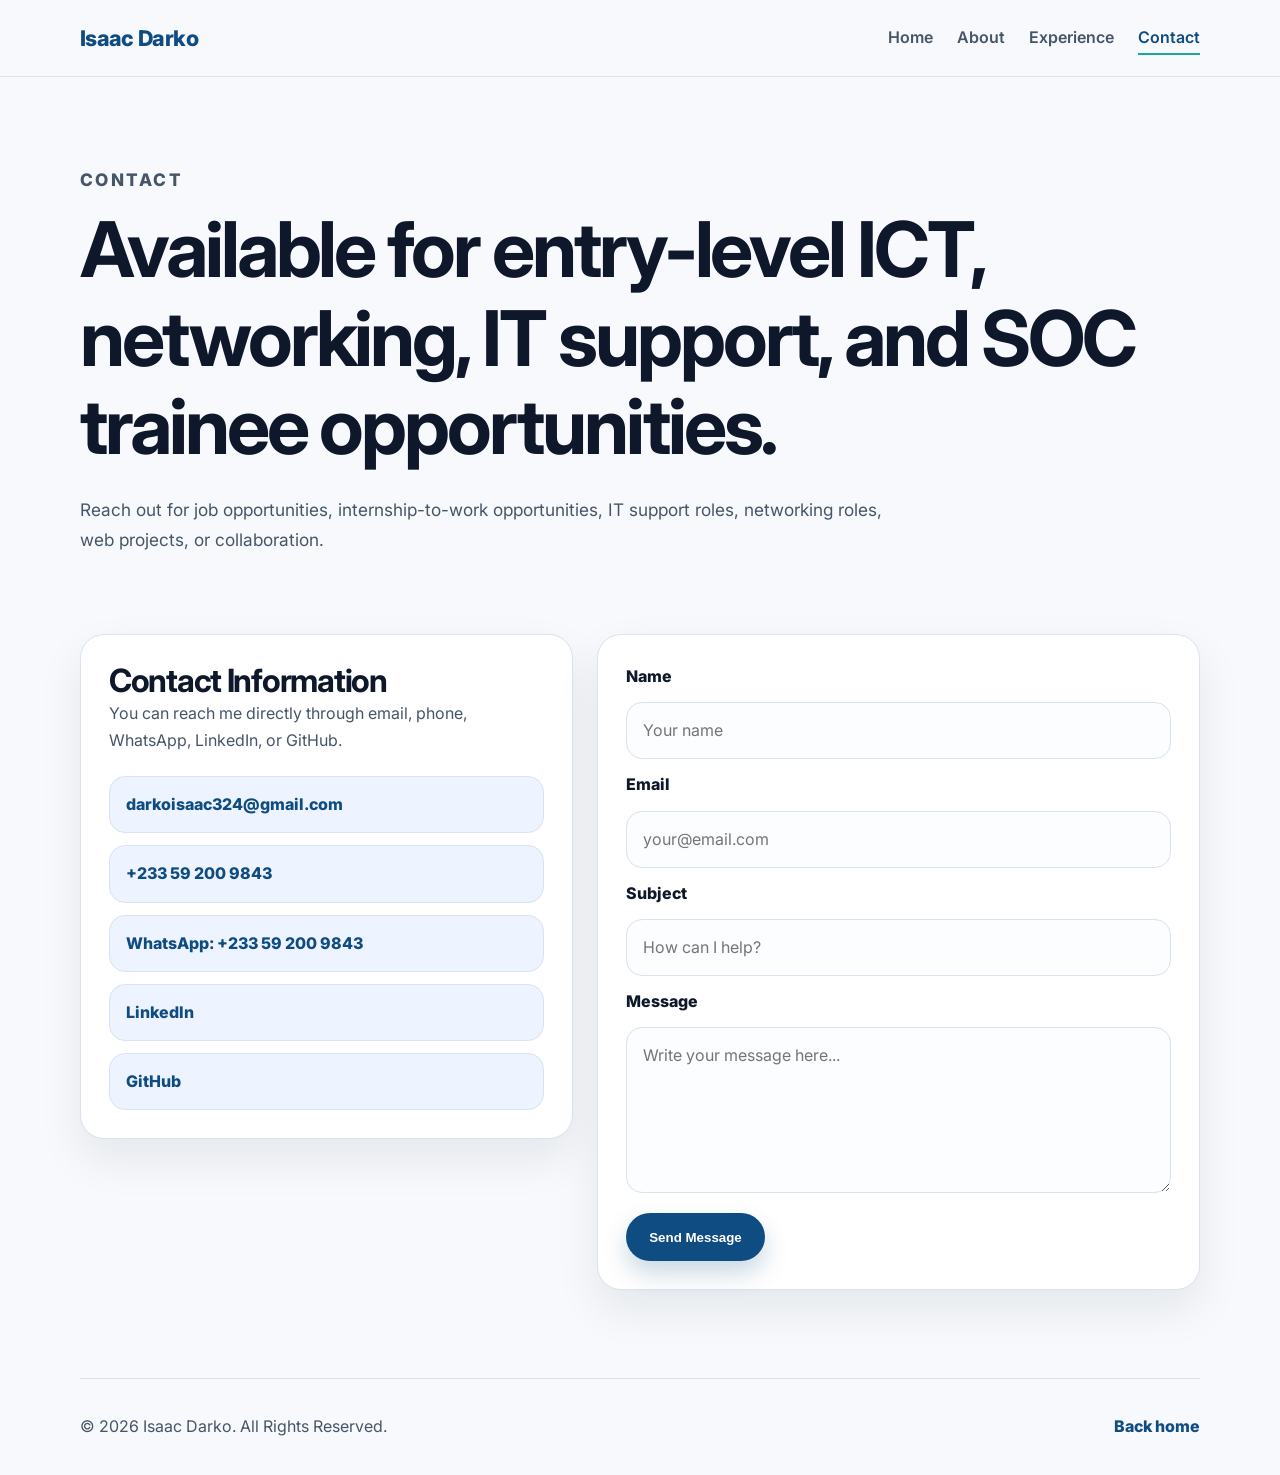
<file: contact.html>
<!DOCTYPE html>
<html lang="en">
<head>
  <meta charset="UTF-8" />
  <meta name="viewport" content="width=device-width, initial-scale=1.0" />
  <meta name="description" content="Contact Isaac Darko for ICT, networking, IT support, cybersecurity trainee roles, web projects, and collaboration." />
  <meta name="author" content="Isaac Darko" />
  <title>Contact | Isaac Darko</title>

  <link rel="preconnect" href="https://fonts.googleapis.com" />
  <link rel="preconnect" href="https://fonts.gstatic.com" crossorigin />
  <link href="https://fonts.googleapis.com/css2?family=Inter:wght@400;500;600;700;800&display=swap" rel="stylesheet" />
  <link rel="stylesheet" href="styles.css" />
  <link rel="stylesheet" href="mediaqueries.css" />
</head>
<body>
  <header class="site-header">
    <nav class="navbar" aria-label="Main navigation">
      <a class="logo" href="index.html" aria-label="Go to homepage">Isaac Darko</a>

      <ul class="nav-links" id="navLinks">
        <li><a href="index.html">Home</a></li>
        <li><a href="about.html">About</a></li>
        <li><a href="experience.html">Experience</a></li>
        <li><a class="active" href="contact.html">Contact</a></li>
      </ul>

      <button class="hamburger" id="hamburgerBtn" type="button" aria-label="Open menu" aria-expanded="false" aria-controls="navLinks">
        <span></span>
        <span></span>
        <span></span>
      </button>
    </nav>
  </header>

  <main>
    <section class="page-hero section">
      <p class="eyebrow">Contact</p>
      <h1>Available for entry-level ICT, networking, IT support, and SOC trainee opportunities.</h1>
      <p>
        Reach out for job opportunities, internship-to-work opportunities, IT support roles, networking roles, web
        projects, or collaboration.
      </p>
    </section>

    <section class="section contact-section">
      <div class="contact-grid">
        <div class="contact-info-card">
          <h2>Contact Information</h2>
          <p>You can reach me directly through email, phone, WhatsApp, LinkedIn, or GitHub.</p>

          <div class="contact-list">
            <a href="mailto:darkoisaac324@gmail.com">darkoisaac324@gmail.com</a>
            <a href="tel:+233592009843">+233 59 200 9843</a>
            <a href="https://wa.me/233592009843" target="_blank" rel="noopener">WhatsApp: +233 59 200 9843</a>
            <a href="https://www.linkedin.com/in/isaac-darko-45313119a" target="_blank" rel="noopener">LinkedIn</a>
            <a href="https://github.com/Mr-Dk1996" target="_blank" rel="noopener">GitHub</a>
          </div>
        </div>

        <form name="contact" method="POST" data-netlify="true" data-netlify-honeypot="bot-field" class="contact-form">
          <input type="hidden" name="form-name" value="contact" />
          <p class="hidden-field">
            <label>Do not fill this out: <input name="bot-field" /></label>
          </p>

          <label for="name">Name</label>
          <input type="text" id="name" name="name" placeholder="Your name" required />

          <label for="email">Email</label>
          <input type="email" id="email" name="email" placeholder="your@email.com" required />

          <label for="subject">Subject</label>
          <input type="text" id="subject" name="subject" placeholder="How can I help?" required />

          <label for="message">Message</label>
          <textarea id="message" name="message" rows="5" placeholder="Write your message here..." required></textarea>

          <button class="btn btn-primary" type="submit">Send Message</button>
        </form>
      </div>
    </section>
  </main>

  <footer class="footer">
    <p>&copy; <span id="year"></span> Isaac Darko. All Rights Reserved.</p>
    <a href="index.html">Back home</a>
  </footer>

  <script src="script.js"></script>
</body>
</html>
</file>
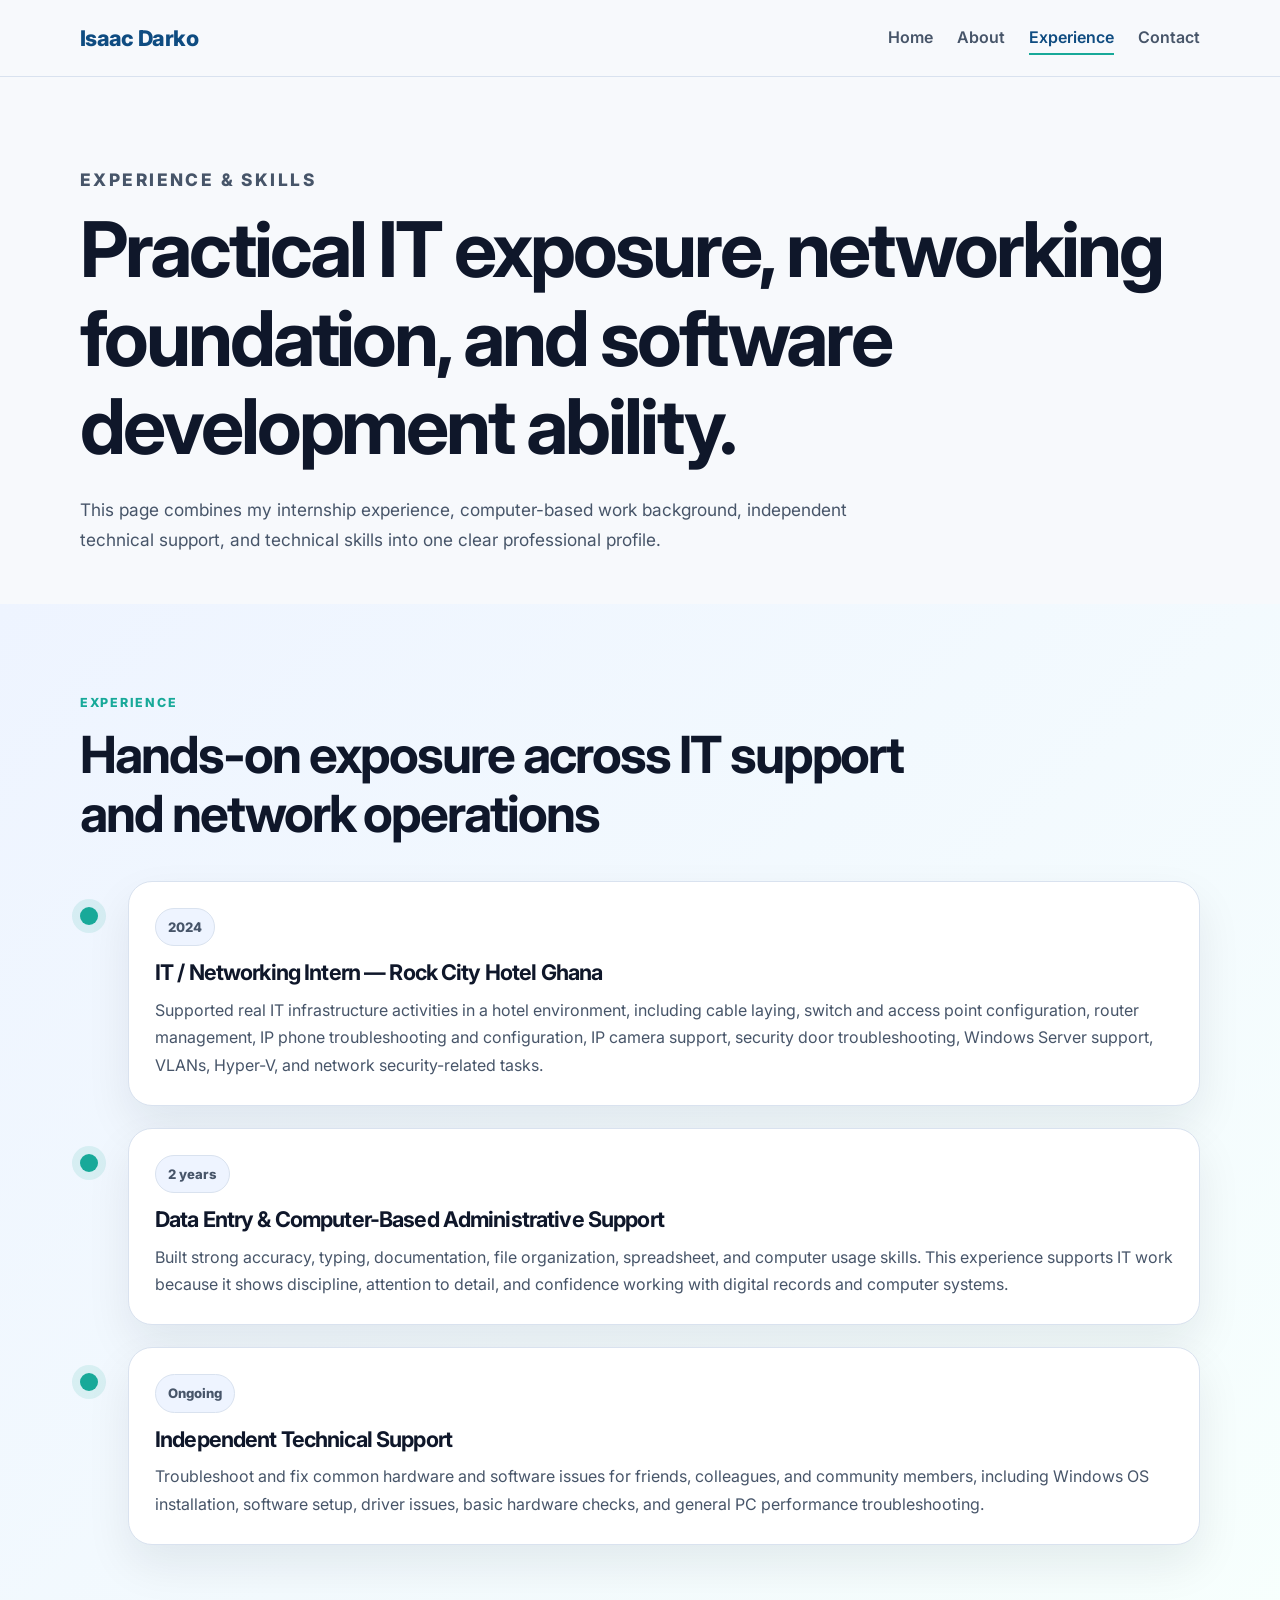
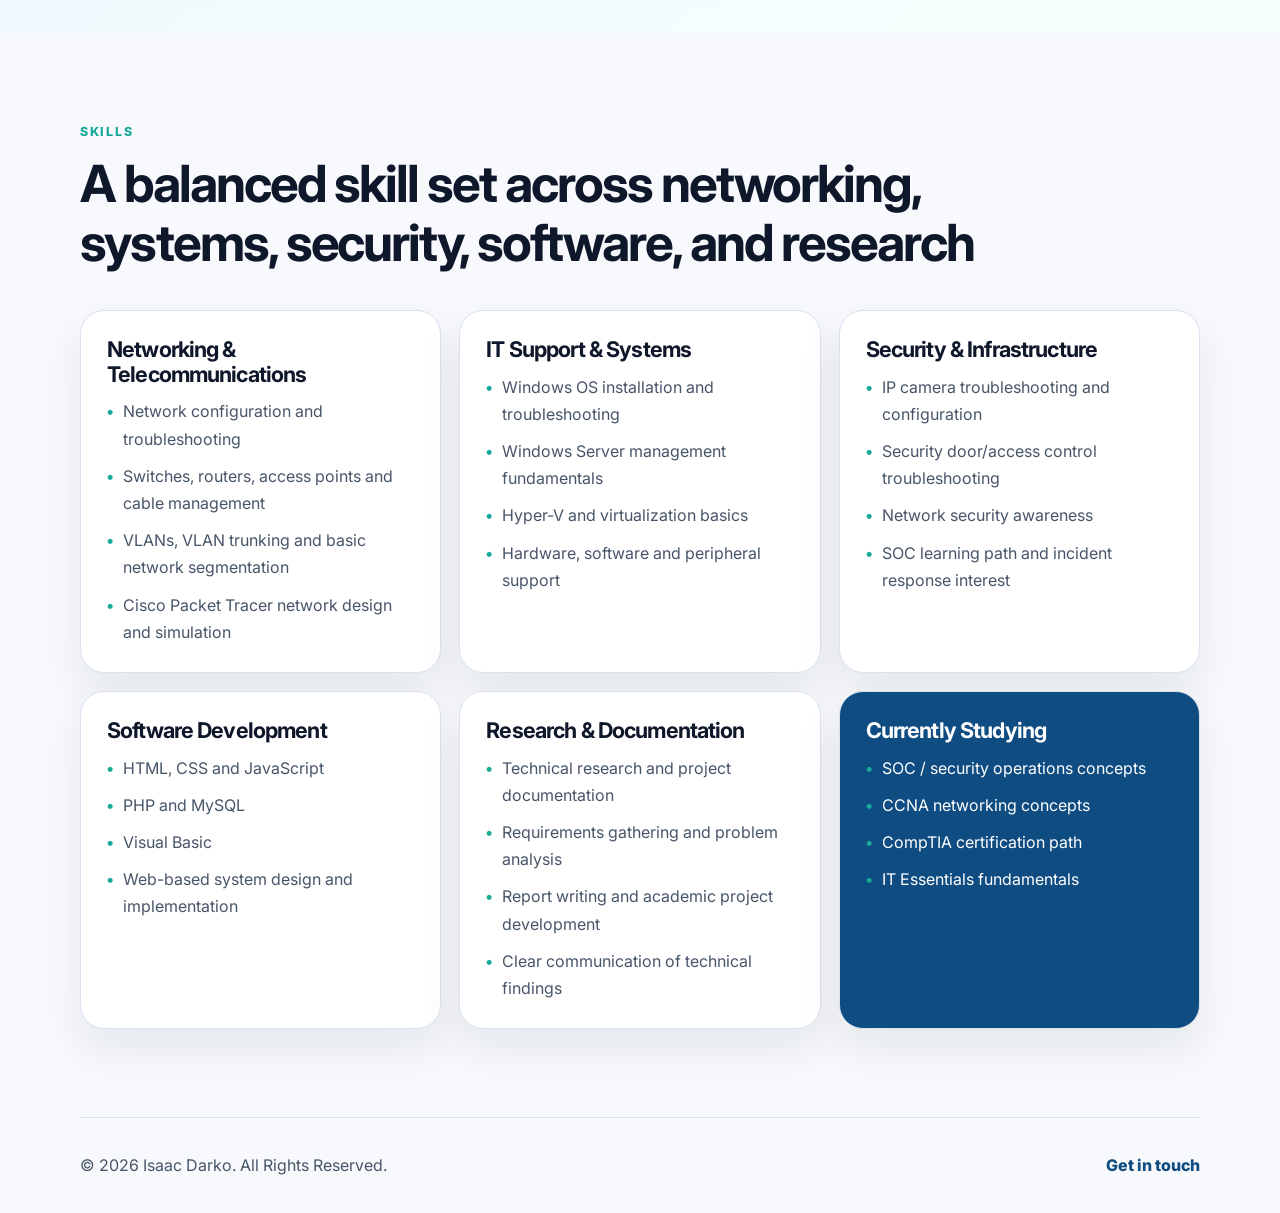
<file: experience.html>
<!DOCTYPE html>
<html lang="en">
<head>
  <meta charset="UTF-8" />
  <meta name="viewport" content="width=device-width, initial-scale=1.0" />
  <meta name="description" content="Experience and skills of Isaac Darko in networking, IT support, cybersecurity fundamentals, software development, and research." />
  <meta name="author" content="Isaac Darko" />
  <title>Experience | Isaac Darko</title>

  <link rel="preconnect" href="https://fonts.googleapis.com" />
  <link rel="preconnect" href="https://fonts.gstatic.com" crossorigin />
  <link href="https://fonts.googleapis.com/css2?family=Inter:wght@400;500;600;700;800&display=swap" rel="stylesheet" />
  <link rel="stylesheet" href="styles.css" />
  <link rel="stylesheet" href="mediaqueries.css" />
</head>
<body>
  <header class="site-header">
    <nav class="navbar" aria-label="Main navigation">
      <a class="logo" href="index.html" aria-label="Go to homepage">Isaac Darko</a>

      <ul class="nav-links" id="navLinks">
        <li><a href="index.html">Home</a></li>
        <li><a href="about.html">About</a></li>
        <li><a class="active" href="experience.html">Experience</a></li>
        <li><a href="contact.html">Contact</a></li>
      </ul>

      <button class="hamburger" id="hamburgerBtn" type="button" aria-label="Open menu" aria-expanded="false" aria-controls="navLinks">
        <span></span>
        <span></span>
        <span></span>
      </button>
    </nav>
  </header>

  <main>
    <section class="page-hero section">
      <p class="eyebrow">Experience & Skills</p>
      <h1>Practical IT exposure, networking foundation, and software development ability.</h1>
      <p>
        This page combines my internship experience, computer-based work background, independent technical support, and
        technical skills into one clear professional profile.
      </p>
    </section>

    <section class="section alt-section">
      <div class="section-heading">
        <p class="eyebrow">Experience</p>
        <h2>Hands-on exposure across IT support and network operations</h2>
      </div>

      <div class="timeline">
        <article class="timeline-item">
          <div class="timeline-marker"></div>
          <div class="timeline-content">
            <p class="timeline-date">2024</p>
            <h3>IT / Networking Intern — Rock City Hotel Ghana</h3>
            <p>
              Supported real IT infrastructure activities in a hotel environment, including cable laying, switch and access
              point configuration, router management, IP phone troubleshooting and configuration, IP camera support,
              security door troubleshooting, Windows Server support, VLANs, Hyper-V, and network security-related tasks.
            </p>
          </div>
        </article>

        <article class="timeline-item">
          <div class="timeline-marker"></div>
          <div class="timeline-content">
            <p class="timeline-date">2 years</p>
            <h3>Data Entry & Computer-Based Administrative Support</h3>
            <p>
              Built strong accuracy, typing, documentation, file organization, spreadsheet, and computer usage skills.
              This experience supports IT work because it shows discipline, attention to detail, and confidence working
              with digital records and computer systems.
            </p>
          </div>
        </article>

        <article class="timeline-item">
          <div class="timeline-marker"></div>
          <div class="timeline-content">
            <p class="timeline-date">Ongoing</p>
            <h3>Independent Technical Support</h3>
            <p>
              Troubleshoot and fix common hardware and software issues for friends, colleagues, and community members,
              including Windows OS installation, software setup, driver issues, basic hardware checks, and general PC
              performance troubleshooting.
            </p>
          </div>
        </article>
      </div>
    </section>

    <section class="section">
      <div class="section-heading">
        <p class="eyebrow">Skills</p>
        <h2>A balanced skill set across networking, systems, security, software, and research</h2>
      </div>

      <div class="skills-grid">
        <article class="skill-card">
          <h3>Networking & Telecommunications</h3>
          <ul>
            <li>Network configuration and troubleshooting</li>
            <li>Switches, routers, access points and cable management</li>
            <li>VLANs, VLAN trunking and basic network segmentation</li>
            <li>Cisco Packet Tracer network design and simulation</li>
          </ul>
        </article>

        <article class="skill-card">
          <h3>IT Support & Systems</h3>
          <ul>
            <li>Windows OS installation and troubleshooting</li>
            <li>Windows Server management fundamentals</li>
            <li>Hyper-V and virtualization basics</li>
            <li>Hardware, software and peripheral support</li>
          </ul>
        </article>

        <article class="skill-card">
          <h3>Security & Infrastructure</h3>
          <ul>
            <li>IP camera troubleshooting and configuration</li>
            <li>Security door/access control troubleshooting</li>
            <li>Network security awareness</li>
            <li>SOC learning path and incident response interest</li>
          </ul>
        </article>

        <article class="skill-card">
          <h3>Software Development</h3>
          <ul>
            <li>HTML, CSS and JavaScript</li>
            <li>PHP and MySQL</li>
            <li>Visual Basic</li>
            <li>Web-based system design and implementation</li>
          </ul>
        </article>

        <article class="skill-card">
          <h3>Research & Documentation</h3>
          <ul>
            <li>Technical research and project documentation</li>
            <li>Requirements gathering and problem analysis</li>
            <li>Report writing and academic project development</li>
            <li>Clear communication of technical findings</li>
          </ul>
        </article>

        <article class="skill-card highlight-card">
          <h3>Currently Studying</h3>
          <ul>
            <li>SOC / security operations concepts</li>
            <li>CCNA networking concepts</li>
            <li>CompTIA certification path</li>
            <li>IT Essentials fundamentals</li>
          </ul>
        </article>
      </div>
    </section>
  </main>

  <footer class="footer">
    <p>&copy; <span id="year"></span> Isaac Darko. All Rights Reserved.</p>
    <a href="contact.html">Get in touch</a>
  </footer>

  <script src="script.js"></script>
</body>
</html>
</file>
<file: styles.css>
:root {
  --bg: #f7f9fc;
  --surface: #ffffff;
  --surface-soft: #eef4ff;
  --text: #0f172a;
  --muted: #475569;
  --line: #d9e2ef;
  --primary: #0f4c81;
  --primary-dark: #083459;
  --accent: #18a999;
  --shadow: 0 20px 45px rgba(15, 23, 42, 0.08);
  --radius: 24px;
}

* {
  margin: 0;
  padding: 0;
  box-sizing: border-box;
}

html {
  scroll-behavior: smooth;
}

body {
  font-family: "Inter", Arial, sans-serif;
  background: var(--bg);
  color: var(--text);
  line-height: 1.7;
}

img {
  max-width: 100%;
  display: block;
}

a {
  color: inherit;
  text-decoration: none;
}

.site-header {
  position: sticky;
  top: 0;
  z-index: 100;
  background: rgba(247, 249, 252, 0.92);
  backdrop-filter: blur(16px);
  border-bottom: 1px solid var(--line);
}

.navbar {
  width: min(1120px, calc(100% - 32px));
  margin: 0 auto;
  min-height: 76px;
  display: flex;
  align-items: center;
  justify-content: space-between;
  gap: 24px;
}

.logo {
  font-size: 1.35rem;
  font-weight: 800;
  letter-spacing: -0.03em;
  color: var(--primary);
}

.nav-links {
  display: flex;
  align-items: center;
  gap: 24px;
  list-style: none;
  font-weight: 600;
  color: var(--muted);
}

.nav-links a {
  position: relative;
  padding: 8px 0;
}

.nav-links a::after {
  content: "";
  position: absolute;
  left: 0;
  bottom: 0;
  width: 0;
  height: 2px;
  background: var(--accent);
  transition: width 0.25s ease;
}

.nav-links a:hover,
.nav-links a.active {
  color: var(--primary);
}

.nav-links a:hover::after,
.nav-links a.active::after {
  width: 100%;
}

.hamburger {
  display: none;
  width: 44px;
  height: 44px;
  border: 1px solid var(--line);
  background: var(--surface);
  border-radius: 14px;
  cursor: pointer;
  align-items: center;
  justify-content: center;
  flex-direction: column;
  gap: 5px;
}

.hamburger span {
  width: 20px;
  height: 2px;
  background: var(--text);
  transition: 0.25s ease;
}

.hamburger.open span:nth-child(1) {
  transform: rotate(45deg) translate(5px, 5px);
}

.hamburger.open span:nth-child(2) {
  opacity: 0;
}

.hamburger.open span:nth-child(3) {
  transform: rotate(-45deg) translate(5px, -5px);
}

.section {
  width: min(1120px, calc(100% - 32px));
  margin: 0 auto;
  padding: 88px 0;
}

.compact-section {
  padding-top: 64px;
  padding-bottom: 64px;
}

.alt-section {
  width: 100%;
  max-width: none;
  background: linear-gradient(135deg, #eef4ff, #f7fffd);
  padding-left: max(16px, calc((100% - 1120px) / 2));
  padding-right: max(16px, calc((100% - 1120px) / 2));
}

.hero {
  min-height: calc(100vh - 76px);
  display: grid;
  grid-template-columns: minmax(0, 1.25fr) minmax(300px, 0.75fr);
  align-items: center;
  gap: 48px;
  padding-top: 72px;
}

.page-hero {
  padding-bottom: 50px;
}

.page-hero p {
  max-width: 820px;
  color: var(--muted);
  font-size: 1.08rem;
}

.eyebrow {
  text-transform: uppercase;
  letter-spacing: 0.14em;
  font-size: 0.78rem;
  font-weight: 800;
  color: var(--accent);
  margin-bottom: 12px;
}

h1,
h2,
h3 {
  line-height: 1.15;
  letter-spacing: -0.04em;
}

h1 {
  font-size: clamp(2.5rem, 6vw, 4.8rem);
  margin-bottom: 24px;
}

h2 {
  font-size: clamp(2rem, 4vw, 3.2rem);
  max-width: 900px;
}

h3 {
  font-size: 1.35rem;
  margin-bottom: 12px;
}

.hero-text,
.about-copy p,
.timeline-content p,
.project-content p,
.contact-info-card p,
.snapshot-card p {
  color: var(--muted);
}

.hero-text {
  max-width: 760px;
  font-size: 1.08rem;
}

.hero-actions,
.project-actions {
  display: flex;
  flex-wrap: wrap;
  gap: 14px;
  margin-top: 28px;
}

.btn {
  display: inline-flex;
  align-items: center;
  justify-content: center;
  min-height: 48px;
  padding: 0 22px;
  border-radius: 999px;
  font-weight: 800;
  border: 1px solid transparent;
  cursor: pointer;
  transition: transform 0.2s ease, box-shadow 0.2s ease, background 0.2s ease;
}

.btn:hover {
  transform: translateY(-2px);
}

.btn-primary {
  background: var(--primary);
  color: #fff;
  box-shadow: 0 12px 24px rgba(15, 76, 129, 0.22);
}

.btn-primary:hover {
  background: var(--primary-dark);
}

.btn-secondary {
  background: var(--surface);
  color: var(--primary);
  border-color: var(--line);
}

.hero-meta {
  display: flex;
  flex-wrap: wrap;
  gap: 10px;
  margin-top: 28px;
}

.hero-meta span,
.project-label,
.timeline-date {
  display: inline-flex;
  align-items: center;
  width: fit-content;
  border-radius: 999px;
  padding: 7px 12px;
  font-size: 0.82rem;
  font-weight: 800;
  color: var(--primary);
  background: var(--surface-soft);
  border: 1px solid var(--line);
}

.hero-card,
.about-image-card,
.stat-card,
.skill-card,
.timeline-content,
.project-card,
.contact-info-card,
.contact-form,
.snapshot-card {
  background: var(--surface);
  border: 1px solid var(--line);
  box-shadow: var(--shadow);
}

.hero-card {
  border-radius: var(--radius);
  padding: 28px;
}

.profile-photo {
  width: 100%;
  aspect-ratio: 1 / 1;
  object-fit: cover;
  border-radius: 22px;
  margin-bottom: 22px;
}

.hero-card h2 {
  font-size: 1.75rem;
}

.hero-card p {
  color: var(--muted);
  margin: 6px 0 18px;
}

.quick-list {
  display: grid;
  gap: 10px;
  color: var(--muted);
  list-style: none;
}

.quick-list li {
  display: flex;
  gap: 10px;
}

.quick-list li::before {
  content: "✓";
  color: var(--accent);
  font-weight: 900;
}

.section-heading {
  margin-bottom: 38px;
}

.centered-heading {
  text-align: center;
}

.centered-heading h2 {
  margin: 0 auto;
}

.snapshot-grid {
  display: grid;
  grid-template-columns: repeat(3, 1fr);
  gap: 18px;
}

.snapshot-card {
  border-radius: var(--radius);
  padding: 26px;
}

.two-column-section {
  display: grid;
  grid-template-columns: 0.8fr 1.2fr;
  align-items: center;
  gap: 36px;
}

.about-image-card {
  border-radius: var(--radius);
  padding: 14px;
}

.about-photo {
  width: 100%;
  border-radius: 18px;
  object-fit: cover;
}

.about-copy {
  display: grid;
  gap: 16px;
}

.stats-grid {
  display: grid;
  grid-template-columns: repeat(4, 1fr);
  gap: 16px;
}

.stat-card {
  border-radius: 20px;
  padding: 20px;
}

.stat-card strong {
  display: block;
  font-size: 1.35rem;
  color: var(--primary);
  margin-bottom: 6px;
}

.stat-card span {
  color: var(--muted);
  font-size: 0.95rem;
}

.timeline {
  display: grid;
  gap: 22px;
}

.timeline-item {
  position: relative;
  display: grid;
  grid-template-columns: 30px 1fr;
  gap: 18px;
}

.timeline-marker {
  width: 18px;
  height: 18px;
  margin-top: 26px;
  border-radius: 50%;
  background: var(--accent);
  box-shadow: 0 0 0 8px rgba(24, 169, 153, 0.12);
}

.timeline-content {
  border-radius: var(--radius);
  padding: 26px;
}

.timeline-date {
  margin-bottom: 14px;
}

.skills-grid {
  display: grid;
  grid-template-columns: repeat(3, 1fr);
  gap: 18px;
}

.skill-card {
  border-radius: var(--radius);
  padding: 26px;
}

.skill-card ul,
.project-points {
  display: grid;
  gap: 10px;
  color: var(--muted);
  list-style: none;
}

.skill-card li,
.project-points li {
  display: flex;
  gap: 10px;
}

.skill-card li::before,
.project-points li::before {
  content: "•";
  color: var(--accent);
  font-weight: 900;
}

.highlight-card {
  background: var(--primary);
  color: #fff;
}

.highlight-card ul,
.highlight-card li,
.highlight-card h3 {
  color: #fff;
}

.project-card {
  display: grid;
  grid-template-columns: 0.8fr 1.2fr;
  gap: 30px;
  border-radius: var(--radius);
  overflow: hidden;
  padding: 18px;
}

.project-image-wrap {
  min-height: 100%;
  border-radius: 18px;
  overflow: hidden;
  background: var(--surface-soft);
}

.project-img {
  width: 100%;
  height: 100%;
  min-height: 360px;
  object-fit: cover;
}

.project-content {
  padding: 18px 12px;
  display: flex;
  flex-direction: column;
  justify-content: center;
}

.project-label {
  margin-bottom: 14px;
}

.project-points {
  margin-top: 18px;
}

.contact-section {
  padding-top: 30px;
}

.contact-grid {
  display: grid;
  grid-template-columns: 0.9fr 1.1fr;
  gap: 24px;
  align-items: start;
}

.contact-info-card,
.contact-form {
  border-radius: var(--radius);
  padding: 28px;
}

.contact-info-card h2 {
  font-size: 2rem;
}

.contact-list {
  display: grid;
  gap: 12px;
  margin-top: 22px;
}

.contact-list a {
  padding: 14px 16px;
  border-radius: 16px;
  background: var(--surface-soft);
  color: var(--primary);
  font-weight: 800;
  border: 1px solid var(--line);
}

.contact-list a:hover {
  background: #dfefff;
}

.contact-form {
  display: grid;
  gap: 12px;
}

.contact-form label {
  font-weight: 800;
  color: var(--text);
}

.contact-form input,
.contact-form textarea {
  width: 100%;
  padding: 14px 16px;
  border-radius: 16px;
  border: 1px solid var(--line);
  font: inherit;
  color: var(--text);
  background: #fbfdff;
}

.contact-form input:focus,
.contact-form textarea:focus {
  outline: 3px solid rgba(24, 169, 153, 0.18);
  border-color: var(--accent);
}

.contact-form button {
  justify-self: start;
  margin-top: 8px;
}

.hidden-field {
  display: none;
}

.footer {
  width: min(1120px, calc(100% - 32px));
  margin: 0 auto;
  padding: 34px 0;
  border-top: 1px solid var(--line);
  display: flex;
  justify-content: space-between;
  gap: 16px;
  color: var(--muted);
}

.footer a {
  color: var(--primary);
  font-weight: 800;
}
</file>
<file: mediaqueries.css>
@media (max-width: 980px) {
  .hero,
  .two-column-section,
  .project-card,
  .contact-grid {
    grid-template-columns: 1fr;
  }

  .hero {
    min-height: auto;
  }

  .hero-card {
    max-width: 520px;
  }

  .stats-grid,
  .skills-grid,
  .snapshot-grid {
    grid-template-columns: repeat(2, 1fr);
  }
}

@media (max-width: 760px) {
  .hamburger {
    display: inline-flex;
  }

  .nav-links {
    position: absolute;
    top: 76px;
    left: 16px;
    right: 16px;
    display: none;
    flex-direction: column;
    align-items: flex-start;
    gap: 0;
    padding: 18px;
    border-radius: 20px;
    background: #ffffff;
    border: 1px solid var(--line);
    box-shadow: var(--shadow);
  }

  .nav-links.open {
    display: flex;
  }

  .nav-links li,
  .nav-links a {
    width: 100%;
  }

  .nav-links a {
    display: block;
    padding: 12px 0;
  }

  .section,
  .alt-section {
    padding-top: 64px;
    padding-bottom: 64px;
  }

  .hero-actions,
  .project-actions,
  .footer {
    flex-direction: column;
    align-items: stretch;
  }

  .btn {
    width: 100%;
  }

  .stats-grid,
  .skills-grid,
  .snapshot-grid {
    grid-template-columns: 1fr;
  }

  .timeline-item {
    grid-template-columns: 1fr;
  }

  .timeline-marker {
    display: none;
  }
}

@media (max-width: 480px) {
  .navbar,
  .section,
  .footer {
    width: min(100% - 24px, 1120px);
  }

  h1 {
    font-size: 2.4rem;
  }

  h2 {
    font-size: 1.9rem;
  }

  .hero-card,
  .timeline-content,
  .skill-card,
  .contact-info-card,
  .contact-form,
  .snapshot-card {
    padding: 22px;
  }

  .project-card {
    padding: 12px;
  }
}
</file>
